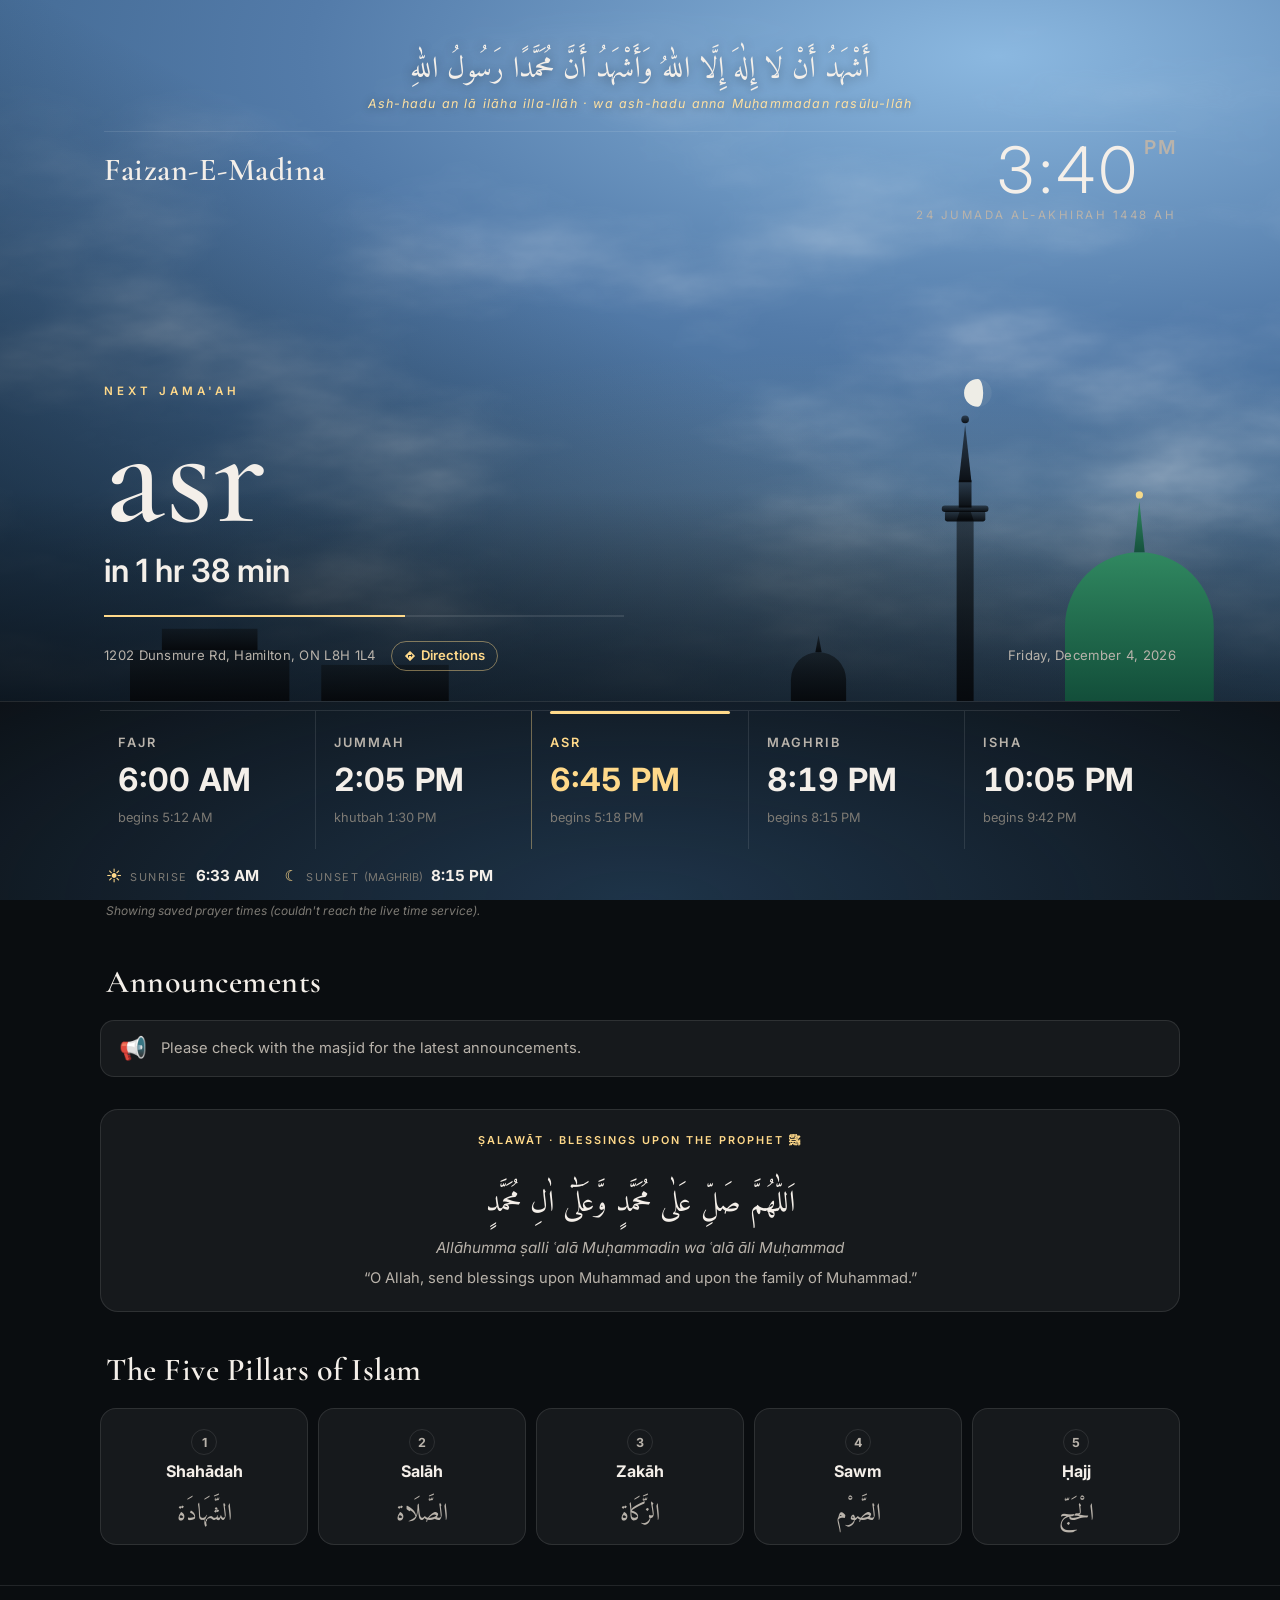
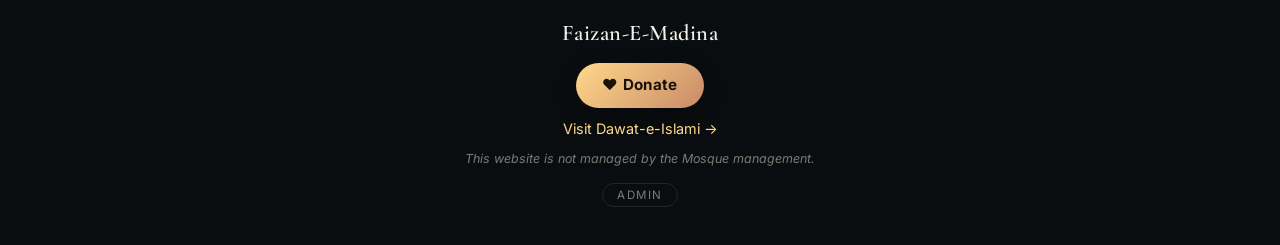
<file: index.html>
<!DOCTYPE html>
<html lang="en">
<head>
  <meta charset="UTF-8" />
  <meta name="viewport" content="width=device-width, initial-scale=1.0" />
  <meta name="description" content="Daily Islamic prayer times and Jummah times for Faizan-E-Madina, Hamilton, Ontario." />
  <meta name="theme-color" content="#0a0f0d" />
  <title>Prayer Times — Faizan-E-Madina</title>
  <link rel="preconnect" href="https://fonts.googleapis.com" />
  <link rel="preconnect" href="https://fonts.gstatic.com" crossorigin />
  <link href="https://fonts.googleapis.com/css2?family=Amiri:wght@400;700&family=Amiri+Quran&family=Cormorant+Garamond:wght@500;600;700&family=Inter:wght@400;500;600;700;800&display=swap" rel="stylesheet" />
  <link rel="stylesheet" href="css/styles.css?v=7" />
</head>
<body>
  <!-- ===================== CINEMATIC HERO ===================== -->
  <section class="hero" id="hero" aria-label="Current time and next prayer">
    <!-- Time-of-day sky + mosque silhouette (pure CSS/SVG, no photos) -->
    <div class="sky" aria-hidden="true"></div>
    <svg class="clouds" viewBox="0 0 1200 600" preserveAspectRatio="xMidYMid slice" aria-hidden="true">
      <defs>
        <filter id="cloudNoise" x="0" y="0" width="100%" height="100%" color-interpolation-filters="sRGB">
          <feTurbulence type="fractalNoise" baseFrequency="0.0045 0.011" numOctaves="6" seed="14" stitchTiles="stitch" result="n"/>
          <!-- white body, alpha carved from the noise -> soft cloud clumps -->
          <feColorMatrix in="n" type="matrix"
            values="0 0 0 0 1
                    0 0 0 0 1
                    0 0 0 0 1
                    0 0 0 1.7 -0.62" result="c"/>
          <feComponentTransfer in="c" result="c2">
            <feFuncA type="gamma" amplitude="1" exponent="1.7" offset="0"/>
          </feComponentTransfer>
          <feGaussianBlur in="c2" stdDeviation="1.1"/>
        </filter>
        <linearGradient id="cloudFade" x1="0" y1="0" x2="0" y2="1">
          <stop offset="0" stop-color="#fff" stop-opacity="0"/>
          <stop offset="0.42" stop-color="#fff" stop-opacity="1"/>
          <stop offset="0.9" stop-color="#fff" stop-opacity="1"/>
          <stop offset="1" stop-color="#fff" stop-opacity="0"/>
        </linearGradient>
        <mask id="cloudMask"><rect width="1200" height="600" fill="url(#cloudFade)"/></mask>
      </defs>
      <rect x="-100" y="0" width="1400" height="600" filter="url(#cloudNoise)" mask="url(#cloudMask)"/>
    </svg>
    <div class="stars" aria-hidden="true"></div>
    <div class="scrim" aria-hidden="true"></div>
    <svg class="skyline" viewBox="0 0 1200 320" preserveAspectRatio="xMidYMax meet" aria-hidden="true">
      <defs>
        <linearGradient id="silh" x1="0" y1="0" x2="0" y2="1">
          <stop offset="0%" stop-color="#0b0f12" stop-opacity="0.55"/>
          <stop offset="100%" stop-color="#05070a" stop-opacity="0.92"/>
        </linearGradient>
        <linearGradient id="silhGreen" x1="0" y1="0" x2="0" y2="1">
          <stop offset="0%" stop-color="#2f8a5f" stop-opacity="0.95"/>
          <stop offset="100%" stop-color="#12503a" stop-opacity="0.95"/>
        </linearGradient>
      </defs>
      <g fill="url(#silh)">
        <!-- distant rooftops (left) -->
        <rect x="120" y="272" width="150" height="48"/>
        <rect x="150" y="252" width="90" height="20"/>
        <rect x="300" y="286" width="120" height="34"/>

        <!-- small dome (left of the minaret) -->
        <path d="M742 320 V300 a26 26 0 0 1 52 0 V320 Z"/>
        <path d="M768 258 L765 274 H771 Z"/>                  <!-- spire -->
        <path d="M768 244 a6 6 0 1 0 0 12 a4.5 4.5 0 1 1 0 -12z"/><!-- crescent finial -->

        <!-- minaret (Ottoman style, grounded) — original dark silhouette -->
        <rect x="898" y="150" width="16" height="170"/>       <!-- shaft to ground -->
        <path d="M898 150 h16 l-3 -9 h-10 z"/>                 <!-- shaft top taper -->
        <rect x="887" y="141" width="38" height="10" rx="2"/> <!-- balcony overhang -->
        <rect x="884" y="136" width="44" height="6" rx="3"/>  <!-- balcony rail cap -->
        <rect x="900" y="112" width="12" height="26"/>        <!-- upper shaft -->
        <path d="M906 60 L900 114 H912 Z"/>                   <!-- tapering conical cap -->
        <circle cx="906" cy="55" r="3.6"/>                    <!-- finial ball -->

        <!-- main dome (far right) — GREEN, with a tilted gold crescent finial -->
        <g fill="url(#silhGreen)">
          <path d="M1000 320 V250 a70 70 0 0 1 140 0 V320 Z"/>
          <path d="M1070 132 L1065 180 H1075 Z"/>              <!-- spire -->
        </g>
        <circle cx="1070" cy="126" r="3.4" fill="#f5d98a"/>    <!-- gold finial ball -->
        <path d="M1070 96 a12 12 0 1 0 0 24 a9 9 0 1 1 0 -24z" transform="rotate(-22 1070 108)" fill="#f5d98a"/><!-- tilted gold crescent -->
      </g>

      <!-- Moon by the minaret — phase set by JS (Hijri day); hover for a note -->
      <g class="moon" role="img">
        <title id="moonTitle">The moon shows the current Hijri phase</title>
        <circle cx="918" cy="30" r="13" fill="#f2efe6" opacity="0.07"/><!-- faint dark side -->
        <path id="moonLit" fill="#f4f1e8" opacity="0.96"/><!-- illuminated part -->
      </g>
    </svg>

    <div class="hero-inner">
      <div class="shahada-bar" role="note" aria-label="Shahada — Declaration of Faith">
        <p class="sb-ar" lang="ar" dir="rtl">أَشْهَدُ أَنْ لَا إِلٰهَ إِلَّا اللّٰهُ وَأَشْهَدُ أَنَّ مُحَمَّدًا رَسُولُ اللّٰهِ</p>
        <p class="sb-tr">Ash-hadu an lā ilāha illa-llāh · wa ash-hadu anna Muḥammadan rasūlu-llāh</p>
      </div>
      <div class="hero-top">
        <span class="wordmark">Faizan-E-Madina</span>
        <div class="clock-wrap">
          <span class="clock" id="liveClock">--:--</span><span class="clock-sec" id="clockSec"></span>
          <span class="hijri" id="hijriDate">—</span>
        </div>
      </div>

      <div class="hero-next" id="nextPrayer" aria-live="polite">
        <span class="next-label">Next Jama'ah</span>
        <p class="next-name" id="nextName">—</p>
        <p class="next-remaining" id="nextRemaining"></p>
        <div class="next-progress" aria-hidden="true"><span id="nextProgressBar"></span></div>
      </div>

      <div class="hero-foot">
        <p class="loc-line" id="location">Hamilton, Ontario</p>
        <a class="dir-link" id="directionsBtn" href="#" target="_blank" rel="noopener">
          <svg viewBox="0 0 24 24" width="12" height="12" aria-hidden="true" fill="currentColor">
            <path d="M21.7 11.3l-9-9a1 1 0 0 0-1.4 0l-9 9a1 1 0 0 0 0 1.4l9 9a1 1 0 0 0 1.4 0l9-9a1 1 0 0 0 0-1.4zM14 14.5V12h-4v3H8v-4a1 1 0 0 1 1-1h5V7.5l3.5 3.5z"/>
          </svg>
          Directions
        </a>
        <span class="greg" id="gregorianDate">—</span>
      </div>
    </div>
  </section>

  <main class="container">
    <!-- ===================== DAILY PRAYERS ===================== -->
    <section aria-label="Daily prayer times">
      <div class="row-head" aria-hidden="true">
        <span class="rh-name">Prayer</span>
        <span class="rh-col">Iqamah / Begins</span>
      </div>
      <div class="prayer-grid" id="prayerGrid"><!-- filled by JS --></div>

      <!-- Sunrise / Sunset (informational, not prayers) -->
      <div class="sun-strip" aria-label="Sunrise and sunset times">
        <div class="sun-item">
          <span class="sun-ico" aria-hidden="true">☀</span>
          <span class="sun-lbl">Sunrise</span>
          <span class="sun-time" id="sunriseTime">—</span>
        </div>
        <div class="sun-item">
          <span class="sun-ico" aria-hidden="true">☾</span>
          <span class="sun-lbl">Sunset <span class="sun-note">(Maghrib)</span></span>
          <span class="sun-time" id="sunsetTime">—</span>
        </div>
      </div>

      <p class="times-source" id="timesSource" aria-live="polite"></p>
    </section>

    <!-- ===================== JUMMAH ===================== -->
    <section class="jummah" aria-label="Jummah prayer times">
      <h2 class="section-title jummah-title">Jummah <span class="jummah-sub">Friday</span></h2>
      <div class="jummah-grid" id="jummahGrid"><!-- filled by JS --></div>
    </section>

    <!-- ===================== ANNOUNCEMENTS ===================== -->
    <section class="announcements" id="announcementsSection" aria-label="Announcements">
      <h2 class="section-title">Announcements</h2>
      <div id="announcementsList"><!-- filled by JS --></div>
    </section>

    <!-- ===================== SALAWAT ===================== -->
    <section class="faith" aria-label="Salawat">
      <div class="faith-card">
        <span class="faith-kicker">Ṣalawāt · Blessings upon the Prophet ﷺ</span>
        <p class="faith-ar" lang="ar" dir="rtl">اَللّٰهُمَّ صَلِّ عَلٰى مُحَمَّدٍ وَّعَلٰٓى اٰلِ مُحَمَّدٍ</p>
        <p class="faith-tr">Allāhumma ṣalli ʿalā Muḥammadin wa ʿalā āli Muḥammad</p>
        <p class="faith-en">“O Allah, send blessings upon Muhammad and upon the family of Muhammad.”</p>
      </div>
    </section>

    <!-- ===================== FIVE PILLARS ===================== -->
    <section class="pillars-section" aria-label="The Five Pillars of Islam">
      <h2 class="section-title">The Five Pillars of Islam</h2>
      <div class="pillars" id="pillars">
        <button class="pillar" type="button" aria-expanded="false">
          <span class="pillar-num">1</span>
          <span class="pillar-name">Shahādah</span>
          <span class="pillar-ar" lang="ar" dir="rtl">الشَّهَادَة</span>
          <span class="pillar-tip" role="tooltip">Faith — sincerely declaring that there is no god but Allah, and that Muhammad ﷺ is His Messenger.</span>
        </button>
        <button class="pillar" type="button" aria-expanded="false">
          <span class="pillar-num">2</span>
          <span class="pillar-name">Salāh</span>
          <span class="pillar-ar" lang="ar" dir="rtl">الصَّلَاة</span>
          <span class="pillar-tip" role="tooltip">Prayer — performing the five daily prayers at their appointed times, facing the Kaʿbah in Makkah.</span>
        </button>
        <button class="pillar" type="button" aria-expanded="false">
          <span class="pillar-num">3</span>
          <span class="pillar-name">Zakāh</span>
          <span class="pillar-ar" lang="ar" dir="rtl">الزَّكَاة</span>
          <span class="pillar-tip" role="tooltip">Almsgiving — giving a fixed share (usually 2.5%) of one’s saved wealth each year to those in need.</span>
        </button>
        <button class="pillar" type="button" aria-expanded="false">
          <span class="pillar-num">4</span>
          <span class="pillar-name">Sawm</span>
          <span class="pillar-ar" lang="ar" dir="rtl">الصَّوْم</span>
          <span class="pillar-tip" role="tooltip">Fasting — abstaining from food, drink, and desires from dawn to sunset during the month of Ramadan.</span>
        </button>
        <button class="pillar" type="button" aria-expanded="false">
          <span class="pillar-num">5</span>
          <span class="pillar-name">Ḥajj</span>
          <span class="pillar-ar" lang="ar" dir="rtl">الْحَجّ</span>
          <span class="pillar-tip" role="tooltip">Pilgrimage — journeying to the Kaʿbah in Makkah once in a lifetime, for every Muslim who is able.</span>
        </button>
      </div>
    </section>
  </main>

  <!-- ===================== FOOTER ===================== -->
  <footer class="site-footer">
    <div class="container">
      <p class="footer-org">Faizan-E-Madina</p>
      <p class="footer-donate">
        <a id="donateBtn" href="#" target="_blank" rel="noopener">♥ Donate</a>
      </p>
      <p class="footer-note">
        <a id="footerLink" href="https://www.dawateislami.net" target="_blank" rel="noopener">Visit Dawat-e-Islami →</a>
      </p>
      <p class="footer-disclaimer">This website is not managed by the Mosque management.</p>
      <p class="footer-admin"><a href="admin.html">Admin</a></p>
    </div>
  </footer>

  <script src="js/data.js?v=7"></script>
  <script src="js/app.js?v=7"></script>
</body>
</html>
</file>
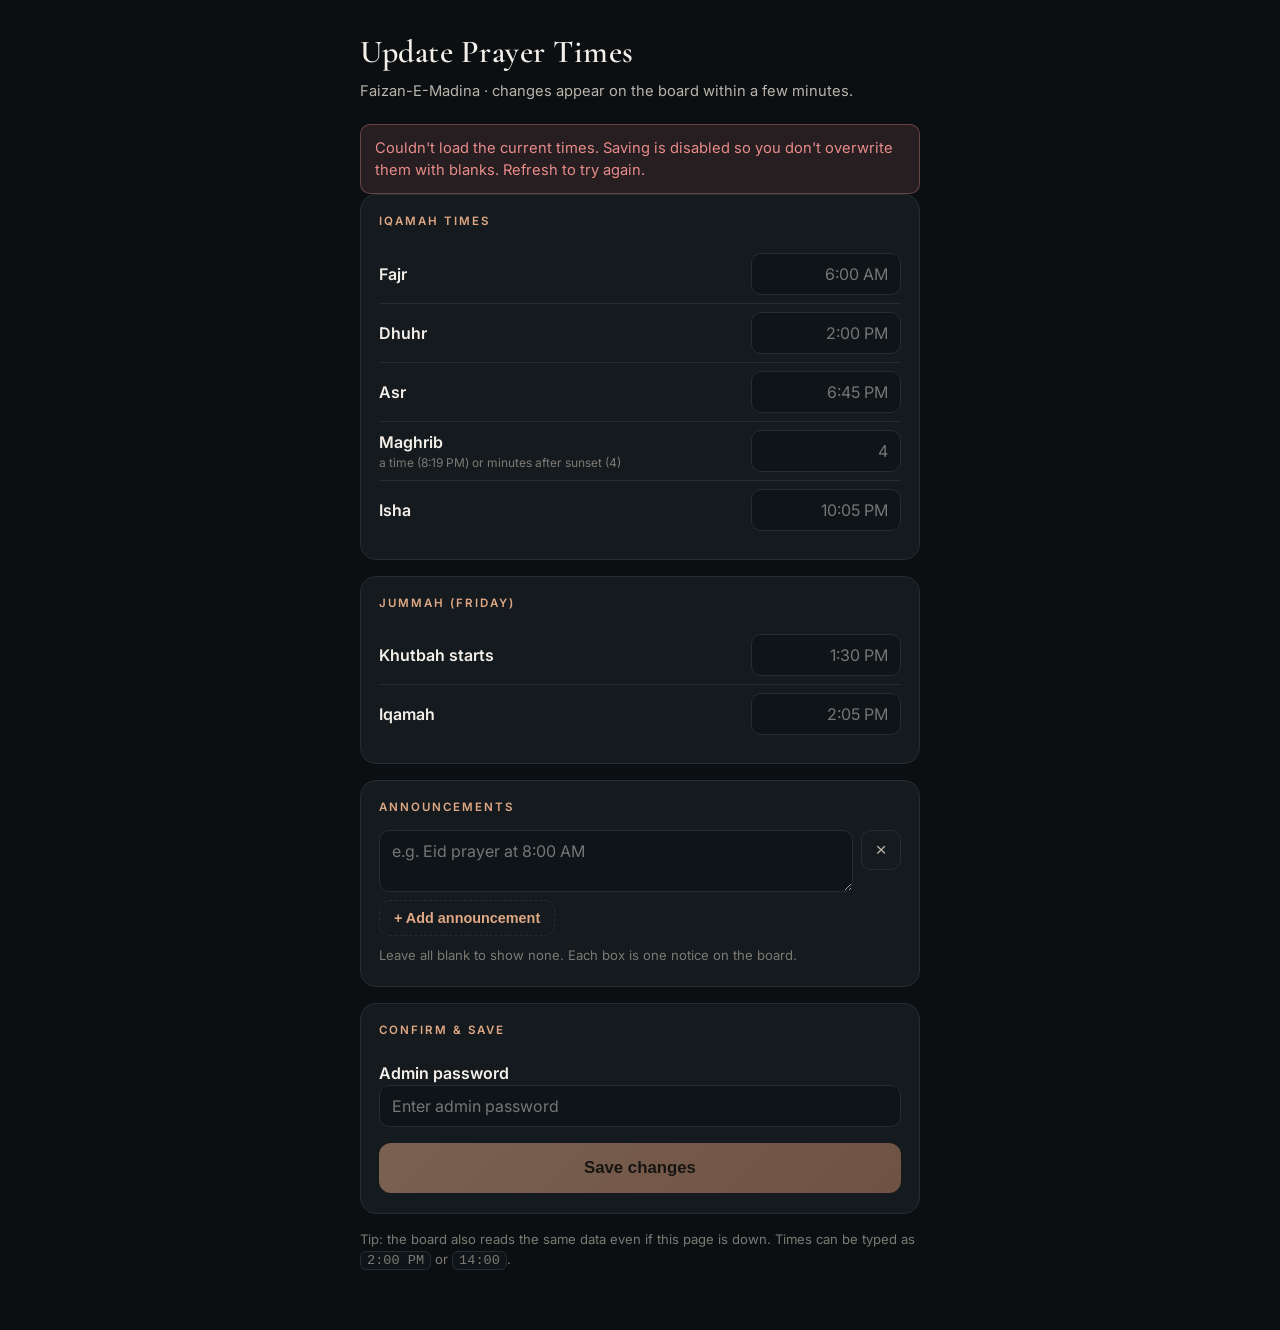
<file: admin.html>
<!DOCTYPE html>
<html lang="en">
<head>
  <meta charset="UTF-8" />
  <meta name="viewport" content="width=device-width, initial-scale=1.0" />
  <meta name="robots" content="noindex" />
  <title>Update Prayer Times — Faizan-E-Madina</title>
  <link rel="preconnect" href="https://fonts.googleapis.com" />
  <link href="https://fonts.googleapis.com/css2?family=Cormorant+Garamond:wght@600&family=Inter:wght@400;500;600;700&display=swap" rel="stylesheet" />
  <style>
    :root{
      --ink:#f4efe9; --dim:#b9b3ab; --faint:#7d7a74; --accent:#e0a884;
      --bg:#0b0f12; --panel:#141a1e; --line:#252d33; --ok:#7fd1a3; --err:#e88b8b;
      --serif:'Cormorant Garamond',Georgia,serif; --sans:'Inter',system-ui,sans-serif;
    }
    *{box-sizing:border-box;margin:0;padding:0}
    body{font-family:var(--sans);background:var(--bg);color:var(--ink);line-height:1.5;-webkit-font-smoothing:antialiased;padding:28px 16px 60px}
    .wrap{max-width:560px;margin:0 auto}
    h1{font-family:var(--serif);font-weight:600;font-size:2rem;letter-spacing:.5px}
    .sub{color:var(--dim);font-size:.92rem;margin:4px 0 22px}
    .card{background:var(--panel);border:1px solid var(--line);border-radius:16px;padding:18px 18px 20px;margin-bottom:16px}
    h2{font-size:.72rem;text-transform:uppercase;letter-spacing:2px;color:var(--accent);font-weight:600;margin-bottom:14px}
    .row{display:flex;align-items:center;justify-content:space-between;gap:12px;padding:8px 0;border-bottom:1px solid var(--line)}
    .row:last-child{border-bottom:none}
    .row label{font-weight:600}
    .row .hint{display:block;font-weight:400;font-size:.75rem;color:var(--faint)}
    input,textarea{font-family:var(--sans);font-size:1rem;color:var(--ink);background:#0e1418;border:1px solid var(--line);border-radius:10px;padding:10px 12px}
    input{width:150px;text-align:right}
    input:focus,textarea:focus{outline:2px solid var(--accent);border-color:var(--accent)}
    textarea{width:100%;min-height:60px;resize:vertical;margin-bottom:8px}
    .ann-row{display:flex;gap:8px;align-items:flex-start}
    .ann-row textarea{flex:1}
    .icon-btn{background:transparent;border:1px solid var(--line);color:var(--dim);border-radius:10px;width:40px;min-width:40px;height:40px;font-size:1.2rem;cursor:pointer}
    .icon-btn:hover{border-color:var(--accent);color:var(--accent)}
    .add-btn{background:transparent;border:1px dashed var(--line);color:var(--accent);border-radius:10px;padding:9px 14px;font-weight:600;cursor:pointer;font-size:.9rem}
    .pw{width:100%;text-align:left}
    .save{width:100%;background:linear-gradient(135deg,var(--accent),#c98a68);color:#1a1108;border:none;border-radius:12px;padding:15px;font-size:1.05rem;font-weight:700;cursor:pointer;margin-top:4px}
    .save:disabled{opacity:.5;cursor:default}
    .status{margin-top:14px;padding:12px 14px;border-radius:10px;font-size:.92rem;display:none}
    .status.show{display:block}
    .status.ok{background:rgba(127,209,163,.12);color:var(--ok);border:1px solid rgba(127,209,163,.35)}
    .status.err{background:rgba(232,139,139,.12);color:var(--err);border:1px solid rgba(232,139,139,.35)}
    .status.info{background:rgba(224,168,132,.12);color:var(--accent);border:1px solid rgba(224,168,132,.35)}
    .note{color:var(--faint);font-size:.82rem;margin-top:10px}
    code{background:#0e1418;border:1px solid var(--line);border-radius:6px;padding:1px 6px;font-size:.85rem}
    a{color:var(--accent)}
  </style>
</head>
<body>
  <div class="wrap">
    <h1>Update Prayer Times</h1>
    <p class="sub">Faizan-E-Madina · changes appear on the board within a few minutes.</p>

    <div id="setupWarning" class="status err show" style="display:none"></div>

    <div class="card">
      <h2>Iqamah times</h2>
      <div class="row"><label>Fajr</label><input id="fajr" placeholder="6:00 AM"></div>
      <div class="row"><label>Dhuhr</label><input id="dhuhr" placeholder="2:00 PM"></div>
      <div class="row"><label>Asr</label><input id="asr" placeholder="6:45 PM"></div>
      <div class="row">
        <label>Maghrib<span class="hint">a time (8:19 PM) or minutes after sunset (4)</span></label>
        <input id="maghrib" placeholder="4">
      </div>
      <div class="row"><label>Isha</label><input id="isha" placeholder="10:05 PM"></div>
    </div>

    <div class="card">
      <h2>Jummah (Friday)</h2>
      <div class="row"><label>Khutbah starts</label><input id="jummahKhutbah" placeholder="1:30 PM"></div>
      <div class="row"><label>Iqamah</label><input id="jummahIqamah" placeholder="2:05 PM"></div>
    </div>

    <div class="card">
      <h2>Announcements</h2>
      <div id="anns"></div>
      <button type="button" class="add-btn" id="addAnn">+ Add announcement</button>
      <p class="note">Leave all blank to show none. Each box is one notice on the board.</p>
    </div>

    <div class="card">
      <h2>Confirm &amp; save</h2>
      <div class="row" style="border:none;padding-bottom:0">
        <label style="flex:1">Admin password</label>
      </div>
      <input class="pw" id="password" type="password" placeholder="Enter admin password" autocomplete="current-password">
      <div style="height:12px"></div>
      <button class="save" id="save">Save changes</button>
      <div id="status" class="status"></div>
    </div>

    <p class="note">Tip: the board also reads the same data even if this page is down. Times can be typed as <code>2:00 PM</code> or <code>14:00</code>.</p>
  </div>

  <script src="js/data.js?v=7"></script>
  <script>
    // ---- tiny CSV parser (same rules as the site) ----
    function parseCSV(text){
      const rows=[]; let row=[],f="",q=false;
      for(let i=0;i<text.length;i++){const c=text[i];
        if(q){ if(c=='"'){ if(text[i+1]=='"'){f+='"';i++;} else q=false;} else f+=c; }
        else if(c=='"'){ q=true; }
        else if(c==","){ row.push(f); f=""; }
        else if(c=="\n"){ row.push(f); rows.push(row); row=[]; f=""; }
        else if(c=="\r"){ /* skip */ }
        else { f+=c; }
      }
      if(f.length||row.length){row.push(f);rows.push(row);}
      return rows;
    }
    const $=id=>document.getElementById(id);

    function addAnnBox(value){
      const wrap=document.createElement("div"); wrap.className="ann-row";
      const ta=document.createElement("textarea"); ta.value=value||""; ta.placeholder="e.g. Eid prayer at 8:00 AM";
      const rm=document.createElement("button"); rm.type="button"; rm.className="icon-btn"; rm.textContent="×"; rm.title="Remove";
      rm.onclick=()=>wrap.remove();
      wrap.append(ta,rm); $("anns").appendChild(wrap);
    }
    $("addAnn").onclick=()=>addAnnBox("");

    const DAILY_FIELDS = ["fajr","dhuhr","asr","maghrib","isha"];
    let prefillOk = false;

    function fillFields(values, anns){
      if(values){
        ["fajr","dhuhr","asr","maghrib","isha","jummahKhutbah","jummahIqamah"].forEach(k=>{
          if(values[k]!=null && values[k]!=="") $(k).value=values[k];
        });
      }
      (anns && anns.length ? anns : [""]).forEach(addAnnBox);
    }

    // Prefill from the authoritative Apps Script endpoint (uncached); fall back
    // to the published CSV. Marks prefillOk so we never let a failed load lead
    // to saving blanks over good data.
    async function prefill(){
      // 1) authoritative: GET the Apps Script (returns current sheet values)
      if(config.adminApiUrl){
        try{
          const res=await fetch(config.adminApiUrl,{cache:"no-store"});
          const data=await res.json();
          if(data && data.ok && data.values){
            fillFields(data.values, data.announcements);
            prefillOk=true; return;
          }
        }catch(e){}
      }
      // 2) fallback: parse the published CSV
      if(config.sheetCsvUrl){
        try{
          const res=await fetch(config.sheetCsvUrl,{cache:"no-store"});
          const rows=parseCSV(await res.text());
          const values={}; const anns=[];
          rows.forEach(r=>{
            const k=(r[0]||"").trim().toLowerCase(), v=(r[1]||"").trim();
            if(!k||!v)return;
            if(k.startsWith("fajr"))values.fajr=v;
            else if(k.startsWith("dhuhr")||k.startsWith("zuhr")||k.startsWith("duhr"))values.dhuhr=v;
            else if(k.startsWith("asr"))values.asr=v;
            else if(k.startsWith("maghrib"))values.maghrib=v;
            else if(k.startsWith("isha"))values.isha=v;
            else if(k.includes("khutbah"))values.jummahKhutbah=v;
            else if(k.includes("jumm")||k.includes("jumu"))values.jummahIqamah=v;
            else if(k.startsWith("announce")||k.startsWith("notice")||k.startsWith("message"))anns.push(v);
          });
          fillFields(values, anns);
          prefillOk=true; return;
        }catch(e){}
      }
      // 3) couldn't load current values
      fillFields(null, []);
      prefillOk=false;
      const w=$("setupWarning"); w.style.display="block";
      w.textContent="Couldn't load the current times. Saving is disabled so you don't overwrite them with blanks. Refresh to try again.";
      $("save").disabled=true;
    }

    function showStatus(kind,msg){
      const el=$("status"); el.className="status show "+kind; el.textContent=msg;
    }

    // ---- save ----
    $("save").onclick=async ()=>{
      const pw=$("password").value.trim();
      if(!pw){ showStatus("err","Please enter the admin password."); return; }
      if(!config.adminApiUrl){ showStatus("err","Saving isn't set up yet (adminApiUrl is empty). See README."); return; }
      if(!prefillOk){ showStatus("err","Current times didn't load — refresh before saving to avoid overwriting them."); return; }

      const values={
        fajr:$("fajr").value.trim(), dhuhr:$("dhuhr").value.trim(), asr:$("asr").value.trim(),
        maghrib:$("maghrib").value.trim(), isha:$("isha").value.trim(),
        jummahKhutbah:$("jummahKhutbah").value.trim(), jummahIqamah:$("jummahIqamah").value.trim()
      };
      const missing = DAILY_FIELDS.filter(k=>!values[k]);
      if(missing.length){ showStatus("err","Please fill every daily prayer time. Missing: "+missing.join(", ")); return; }

      const payload={
        password:pw, values,
        announcements:[...document.querySelectorAll("#anns textarea")].map(t=>t.value.trim()).filter(Boolean)
      };

      $("save").disabled=true; showStatus("info","Saving…");
      let res;
      try{
        // text/plain body = a "simple" request (no CORS preflight)
        res=await fetch(config.adminApiUrl,{method:"POST",body:JSON.stringify(payload)});
      }catch(networkErr){
        // The request never got sent (network/CORS). Nothing was written.
        showStatus("err","Couldn't reach the server. Check your connection and try again.");
        $("save").disabled=false; return;
      }
      // The request was sent; do NOT re-send (avoids a duplicate write).
      try{
        const data=await res.json();
        if(data.ok) showStatus("ok","✓ Saved. The board updates within a few minutes.");
        else showStatus("err","Couldn't save: "+(data.error||"unknown error"));
      }catch(parseErr){
        showStatus("info","Saved, but couldn't read the confirmation in this browser. It should update within a few minutes.");
      }
      $("save").disabled=false;
    };

    // init
    if(!config.adminApiUrl){
      const w=$("setupWarning"); w.style.display="block";
      w.textContent="Note: saving isn't wired up yet — add the Apps Script Web App URL to config.adminApiUrl (see README). You can still preview the form.";
    }
    prefill();
  </script>
</body>
</html>
</file>
<file: css/styles.css>
/* ============================================================
   Faizan-E-Madina — Prayer Times
   Cinematic, time-of-day board (inspired by editorial signage)
   ============================================================ */

:root {
  --ink:        #f4efe9;   /* warm off-white text */
  --ink-dim:    #b9b3ab;   /* secondary */
  --ink-faint:  #7d7a74;   /* tertiary */
  --accent:     #e0a884;   /* warm rose/tan (shifts per period) */
  --panel:      rgba(255,255,255,0.05);
  --panel-line: rgba(255,255,255,0.10);
  --bg:         #0a0d10;

  /* Sky gradient stops — overridden by body[data-period] */
  --sky-1: #1a2740;
  --sky-2: #0d1526;
  --sky-3: #070a12;

  --serif: 'Cormorant Garamond', Georgia, serif;
  --sans:  'Inter', system-ui, -apple-system, 'Segoe UI', sans-serif;
  --arabic: 'Amiri Quran', 'Amiri', serif;   /* calligraphic Arabic (Mushaf naskh) */
  --ease:  cubic-bezier(0.22, 0.61, 0.36, 1);
}

/* ---- Time-of-day palettes (driven by the real clock + sunrise/sunset) ---- */
/* night: before Fajr and after dusk — deep, starry */
body[data-period="night"]     { --sky-1:#16233a; --sky-2:#0d1826; --sky-3:#070d16; --accent:#9fc3cf; }
/* dawn: Fajr → sunrise — indigo warming to rose */
body[data-period="dawn"]      { --sky-1:#4a5a86; --sky-2:#6a4d6e; --sky-3:#241f3a; --accent:#ecc2d0; }
/* day: sunrise → Asr — bright blue sky */
body[data-period="day"]       { --sky-1:#8bb8e0; --sky-2:#537ba9; --sky-3:#2f5478; --accent:#ffd98a; }
/* afternoon: Asr → pre-sunset — warm, hazy gold */
body[data-period="afternoon"] { --sky-1:#c6b487; --sky-2:#7f6f56; --sky-3:#3c3326; --accent:#ffcf7a; }
/* sunset: around Maghrib — coral to violet */
body[data-period="sunset"]    { --sky-1:#d07a4a; --sky-2:#7a3f52; --sky-3:#241a34; --accent:#ffb878; }

* { box-sizing: border-box; margin: 0; padding: 0; }
html { -webkit-text-size-adjust: 100%; scroll-behavior: smooth; }

body {
  font-family: var(--sans);
  color: var(--ink);
  background: var(--bg);
  position: relative;
  line-height: 1.5;
  -webkit-font-smoothing: antialiased;
  min-height: 100vh;
}
/* Subtle time-of-day ambient behind the whole page, so sections below the
   hero share the same mood instead of sitting on flat black. */
body::before {
  content: "";
  position: fixed;
  inset: 0;
  z-index: -10;
  pointer-events: none;
  background:
    radial-gradient(120% 70% at 50% 0%,   color-mix(in srgb, var(--sky-2) 45%, transparent), transparent 55%),
    radial-gradient(120% 60% at 50% 100%, color-mix(in srgb, var(--sky-3) 55%, transparent), transparent 65%);
  transition: background 1.6s var(--ease);
}

.container {
  width: 100%;
  max-width: 1120px;
  margin: 0 auto;
  padding: 0 20px;
}

/* ===================== CINEMATIC HERO ===================== */
.hero {
  position: relative;
  min-height: 88vh;
  min-height: 88svh;
  overflow: hidden;
  display: flex;
  isolation: isolate;
  border-bottom: 1px solid var(--panel-line);
}
.hero .sky {
  position: absolute;
  inset: 0;
  z-index: -3;
  background:
    radial-gradient(120% 90% at 78% 8%, var(--sky-1) 0%, var(--sky-2) 45%, var(--sky-3) 100%);
  transition: background 1.6s var(--ease);
}
/* soft glow near the horizon, tinted by the accent */
.hero .sky::after {
  content: "";
  position: absolute;
  inset: 0;
  background: radial-gradient(90% 45% at 68% 82%, color-mix(in srgb, var(--accent) 16%, transparent), transparent 72%);
  opacity: 0.7;
}
/* procedural clouds (SVG fractal noise) behind the minaret */
.hero .clouds {
  position: absolute;
  left: 0; right: 0;
  top: 0;
  height: 100%;
  width: 100%;
  z-index: -2;
  pointer-events: none;
  opacity: 0.5;
  animation: drift 120s linear infinite alternate;
}
@keyframes drift {
  from { transform: translate3d(-3%, 0, 0) scale(1.06); }
  to   { transform: translate3d(3%, 0, 0)  scale(1.12); }
}
/* clouds soften in bright daylight, thicken a touch at sunset */
body[data-period="day"] .clouds { opacity: 0.38; }
body[data-period="afternoon"] .clouds { opacity: 0.42; }
body[data-period="sunset"] .clouds { opacity: 0.58; }
/* night starfield (only meaningful for the darker palettes) */
.hero .stars {
  position: absolute;
  inset: 0;
  z-index: -2;
  background-image:
    radial-gradient(1px 1px at 20% 30%, rgba(255,255,255,0.7), transparent),
    radial-gradient(1px 1px at 60% 20%, rgba(255,255,255,0.5), transparent),
    radial-gradient(1px 1px at 80% 40%, rgba(255,255,255,0.6), transparent),
    radial-gradient(1px 1px at 35% 55%, rgba(255,255,255,0.4), transparent),
    radial-gradient(1px 1px at 70% 65%, rgba(255,255,255,0.5), transparent),
    radial-gradient(1px 1px at 12% 70%, rgba(255,255,255,0.35), transparent),
    radial-gradient(1.4px 1.4px at 48% 18%, rgba(255,255,255,0.6), transparent);
  opacity: 0.5;
}
body[data-period="day"] .stars,
body[data-period="afternoon"] .stars,
body[data-period="sunset"] .stars { opacity: 0; }
.hero .skyline {
  position: absolute;
  left: 0; right: 0; bottom: 0;
  width: 100%;
  height: min(52%, 340px);
  z-index: -1;
  pointer-events: none;         /* decorative, except the moon (below) */
}
.hero .skyline .moon { pointer-events: auto; cursor: help; }
/* let hover reach the moon behind the content; keep links/inputs clickable */
.hero-inner { pointer-events: none; }
.hero-inner a, .hero-inner button, .hero-inner input { pointer-events: auto; }

.hero-inner {
  position: relative;
  width: 100%;
  max-width: 1120px;
  margin: 0 auto;
  padding: 26px 24px 30px;
  display: flex;
  flex-direction: column;
  animation: fadeIn 1s var(--ease) both;
}
/* full-width scrim so text stays legible over bright cloud patches */
.hero .scrim {
  position: absolute;
  inset: 0;
  z-index: -1;
  pointer-events: none;
  background:
    linear-gradient(to top right, rgba(6,10,14,0.6), rgba(6,10,14,0) 52%),
    linear-gradient(to top, rgba(6,10,14,0.55), rgba(6,10,14,0) 30%);
}
@keyframes fadeIn { from { opacity: 0; } to { opacity: 1; } }
@keyframes rise { from { opacity: 0; transform: translateY(10px); } to { opacity: 1; transform: none; } }

/* --- top row: wordmark + clock --- */
.hero-top {
  display: flex;
  justify-content: space-between;
  align-items: flex-start;
}
.wordmark {
  font-family: var(--serif);
  font-size: 1.4rem;
  font-weight: 600;
  letter-spacing: 0.5px;
  color: var(--ink);
  white-space: nowrap;
  padding-top: 8px;
}
.clock-wrap { text-align: right; line-height: 1; }
.clock {
  font-size: 3rem;
  font-weight: 300;
  letter-spacing: 1px;
  font-variant-numeric: tabular-nums;
}
.clock-sec {
  font-size: 0.9rem;
  font-weight: 600;
  color: var(--ink-dim);
  margin-left: 5px;
  letter-spacing: 1.5px;
  vertical-align: top;
}
.hijri {
  display: block;
  margin-top: 8px;
  font-size: 0.72rem;
  letter-spacing: 2.5px;
  text-transform: uppercase;
  color: var(--ink-dim);
}

/* --- centre: next jama'ah --- */
.hero-next {
  margin-top: auto;
  padding-top: 40px;
  animation: rise 0.9s var(--ease) 0.15s both;
}
.next-label {
  text-transform: uppercase;
  letter-spacing: 4px;
  font-size: 0.72rem;
  font-weight: 600;
  color: var(--accent);
}
.next-name {
  font-family: var(--serif);
  font-weight: 500;
  text-transform: lowercase;
  font-size: clamp(3.4rem, 17vw, 7rem);
  line-height: 0.95;
  letter-spacing: 0.5px;
  margin: 6px 0 4px;
}
.next-remaining {
  font-size: clamp(1.3rem, 6vw, 2rem);
  font-weight: 600;
  color: var(--ink);
}
.next-remaining strong, .next-remaining b { font-weight: 800; }
.next-progress {
  height: 2px;
  background: var(--panel-line);
  margin-top: 20px;
  overflow: hidden;
  max-width: 520px;
}
.next-progress span {
  display: block;
  height: 100%;
  width: 0%;
  background: var(--accent);
  transition: width 0.9s var(--ease);
}

/* --- foot: location + directions + gregorian --- */
.hero-foot {
  display: flex;
  align-items: center;
  gap: 8px 16px;
  flex-wrap: wrap;
  margin-top: 24px;
  font-size: 0.82rem;
  color: var(--ink-dim);
}
.loc-line { letter-spacing: 0.3px; }
.dir-link {
  display: inline-flex;
  align-items: center;
  gap: 5px;
  color: var(--accent);
  text-decoration: none;
  font-weight: 600;
  border: 1px solid color-mix(in srgb, var(--accent) 45%, transparent);
  border-radius: 999px;
  padding: 4px 12px;
  transition: background 0.2s var(--ease);
}
.dir-link:hover { background: color-mix(in srgb, var(--accent) 14%, transparent); }
.greg { margin-left: auto; letter-spacing: 0.3px; }

/* ===================== PRAYER ROWS ===================== */
main.container { padding-top: 8px; padding-bottom: 8px; }

.row-head {
  display: flex;
  justify-content: space-between;
  padding: 22px 6px 10px;
  font-size: 0.66rem;
  letter-spacing: 2px;
  text-transform: uppercase;
  color: var(--ink-faint);
}

.prayer-grid { display: flex; flex-direction: column; }
.prayer-card {
  display: grid;
  grid-template-columns: 1fr auto;
  grid-template-areas: "name iqamah" "name begins";
  align-items: center;
  column-gap: 16px;
  padding: 16px 6px;
  border-bottom: 1px solid var(--panel-line);
  animation: rise 0.5s var(--ease) both;
}
.prayer-grid .prayer-card:nth-child(1) { animation-delay: 0.04s; }
.prayer-grid .prayer-card:nth-child(2) { animation-delay: 0.08s; }
.prayer-grid .prayer-card:nth-child(3) { animation-delay: 0.12s; }
.prayer-grid .prayer-card:nth-child(4) { animation-delay: 0.16s; }
.prayer-grid .prayer-card:nth-child(5) { animation-delay: 0.20s; }

.prayer-card .p-name {
  grid-area: name;
  font-family: var(--serif);
  font-size: 1.9rem;
  font-weight: 600;
  color: var(--ink);
  letter-spacing: 0.3px;
}
.prayer-card .p-iqamah {
  grid-area: iqamah;
  text-align: right;
  font-size: 1.7rem;
  font-weight: 700;
  font-variant-numeric: tabular-nums;
  color: var(--ink);
  white-space: nowrap;
}
.prayer-card .p-begins {
  grid-area: begins;
  text-align: right;
  font-size: 0.8rem;
  color: var(--ink-faint);
  font-variant-numeric: tabular-nums;
  white-space: nowrap;
}

/* Active prayer glows in the accent */
.prayer-card.is-next { border-color: color-mix(in srgb, var(--accent) 40%, transparent); position: relative; }
.prayer-card.is-next::before {
  content: "";
  position: absolute;
  left: 0; top: 12px; bottom: 12px;
  width: 3px;
  border-radius: 2px;
  background: var(--accent);
}
.prayer-card.is-next .p-name,
.prayer-card.is-next .p-iqamah { color: var(--accent); }

/* ===================== SUNRISE / SUNSET ===================== */
.sun-strip { display: flex; gap: 26px; padding: 16px 6px 4px; }
.sun-item { display: flex; align-items: baseline; gap: 8px; color: var(--ink-dim); font-size: 0.85rem; }
.sun-ico { color: var(--accent); font-size: 0.95rem; }
.sun-lbl { text-transform: uppercase; letter-spacing: 1.5px; font-size: 0.68rem; color: var(--ink-faint); }
.sun-note { letter-spacing: 0; }
.sun-time { font-weight: 700; font-variant-numeric: tabular-nums; color: var(--ink); font-size: 0.95rem; }

.times-source {
  color: var(--ink-faint);
  font-size: 0.75rem;
  padding: 10px 6px 4px;
  font-style: italic;
}

/* ===================== SECTION TITLES ===================== */
.section-title {
  font-family: var(--serif);
  font-size: 2rem;
  font-weight: 600;
  color: var(--ink);
  margin: 34px 6px 14px;
  letter-spacing: 0.5px;
}
.section-title .jummah-sub {
  font-family: var(--sans);
  font-size: 0.7rem;
  letter-spacing: 2.5px;
  text-transform: uppercase;
  color: var(--accent);
  vertical-align: middle;
  margin-left: 8px;
}

/* ===================== JUMMAH ===================== */
.jummah { margin: 8px 0 4px; }
.jummah-grid { display: flex; flex-direction: column; gap: 0; }
.jummah-card {
  display: flex;
  align-items: center;
  justify-content: space-between;
  gap: 14px;
  padding: 18px 18px;
  background: var(--panel);
  border: 1px solid var(--panel-line);
  border-left: 3px solid var(--accent);
  border-radius: 14px;
}
.jummah-card .j-label {
  font-family: var(--serif);
  font-weight: 600;
  font-size: 1.6rem;
  color: var(--ink);
}
.jummah-card .j-times { display: flex; gap: 22px; text-align: right; }
.j-time-col { display: flex; flex-direction: column; align-items: flex-end; }
.j-time-label {
  font-size: 0.64rem; text-transform: uppercase; letter-spacing: 1.5px;
  color: var(--ink-faint); font-weight: 600; margin-bottom: 2px;
}
.jummah-card .j-time { font-size: 1.35rem; font-weight: 700; font-variant-numeric: tabular-nums; white-space: nowrap; color: var(--ink); }
.jummah-card .j-iqamah { color: var(--accent); }

/* ===================== ANNOUNCEMENTS ===================== */
.announcements { margin: 8px 0 20px; }
.announcement {
  background: var(--panel);
  border: 1px solid var(--panel-line);
  border-radius: 14px;
  padding: 16px 18px;
  margin-bottom: 12px;
  display: flex;
  gap: 14px;
  align-items: flex-start;
}
.announcement .a-icon { font-size: 1.4rem; line-height: 1; filter: saturate(0.85); }
.announcement .a-title { font-weight: 700; color: var(--ink); margin-bottom: 3px; }
.announcement .a-body { color: var(--ink-dim); font-size: 0.92rem; }

/* ===================== SHAHADA (top of hero, over the sky) ===================== */
.shahada-bar {
  text-align: center;
  padding: 4px 4px 18px;
  margin-bottom: 6px;
  border-bottom: 1px solid rgba(255,255,255,0.10);
}
.sb-ar {
  font-family: var(--arabic);
  color: var(--ink);
  font-size: 1.5rem;
  line-height: 2.05;
  text-shadow: 0 1px 12px rgba(0,0,0,0.45);
}
.sb-tr {
  color: color-mix(in srgb, var(--accent) 80%, #ffffff);
  font-size: 0.68rem;
  letter-spacing: 0.8px;
  font-style: italic;
  margin-top: 4px;
  text-shadow: 0 1px 8px rgba(0,0,0,0.4);
}
@media (min-width: 760px) {
  .sb-ar { font-size: 1.85rem; }
  .sb-tr { font-size: 0.78rem; letter-spacing: 1.2px; }
}

/* ===================== FAITH: SALAWAT ===================== */
/* Stacked, single column — Shahada (primary) sits prominently on top. */
.faith { display: flex; flex-direction: column; gap: 16px; margin: 32px 0; }
.faith-card {
  background: var(--panel);
  border: 1px solid var(--panel-line);
  border-radius: 18px;
  padding: 22px 20px;
  text-align: center;
}
/* Shahada — the centrepiece: larger, warmer, with a gold top accent. */
.faith-card.primary {
  padding: 30px 22px;
  border: 1px solid color-mix(in srgb, var(--accent) 45%, var(--panel-line));
  border-top: 3px solid var(--accent);
  background:
    radial-gradient(150% 100% at 50% 0%, rgba(224,168,132,0.16), transparent 62%),
    var(--panel);
  box-shadow: 0 16px 44px rgba(0,0,0,0.38);
}
.faith-kicker {
  display: block;
  text-transform: uppercase;
  letter-spacing: 2px;
  font-size: 0.68rem;
  font-weight: 600;
  color: var(--accent);
  margin-bottom: 16px;
}
.faith-ar {
  font-family: var(--arabic);
  font-size: 1.5rem;
  line-height: 2.05;
  color: var(--ink);
  margin-bottom: 12px;
}
.faith-card.primary .faith-ar { font-size: 1.5rem; }
.faith-tr { font-style: italic; color: var(--ink-dim); font-size: 0.95rem; margin-bottom: 8px; }
.faith-en { color: var(--ink-dim); font-size: 0.92rem; }
@media (min-width: 760px) {
  .faith-card.primary .faith-ar { font-size: 1.85rem; }
  .faith-card .faith-ar { font-size: 1.85rem; }
}

/* ===================== FIVE PILLARS ===================== */
.pillars-section { margin: 34px 0 8px; }
.pillars-hint { text-align: center; color: var(--ink-faint); font-size: 0.82rem; margin: -6px 0 18px; }
.pillars { display: grid; grid-template-columns: repeat(5, 1fr); gap: 10px; }
@media (max-width: 640px) { .pillars { grid-template-columns: repeat(2, 1fr); } }

.pillar {
  position: relative;
  background: var(--panel);
  border: 1px solid var(--panel-line);
  border-radius: 16px;
  padding: 20px 12px 18px;
  display: flex;
  flex-direction: column;
  align-items: center;
  gap: 6px;
  cursor: pointer;
  color: var(--ink);
  font-family: var(--sans);
  transition: transform 0.18s var(--ease), border-color 0.18s var(--ease);
}
.pillar:hover, .pillar:focus-visible, .pillar.open {
  transform: translateY(-2px);
  border-color: color-mix(in srgb, var(--accent) 55%, transparent);
  outline: none;
}
.pillar-num {
  width: 26px; height: 26px;
  border-radius: 50%;
  border: 1px solid var(--panel-line);
  color: var(--ink-dim);
  display: flex; align-items: center; justify-content: center;
  font-size: 0.78rem; font-weight: 700;
  transition: color 0.18s var(--ease), border-color 0.18s var(--ease);
}
.pillar-name { font-weight: 700; font-size: 1rem; }
.pillar-ar { font-family: var(--arabic); font-size: 1.5rem; line-height: 1.6; color: var(--ink-dim); transition: color 0.18s var(--ease); }
/* accent appears only on interaction, matching the rest of the page */
.pillar:hover .pillar-num, .pillar:focus-visible .pillar-num, .pillar.open .pillar-num { border-color: var(--accent); color: var(--accent); }
.pillar:hover .pillar-ar, .pillar:focus-visible .pillar-ar, .pillar.open .pillar-ar { color: var(--accent); }

/* Tooltip */
.pillar-tip {
  position: absolute;
  bottom: calc(100% + 10px);
  left: 50%;
  transform: translateX(-50%) translateY(6px);
  width: max(200px, 100%);
  max-width: 260px;
  background: #10161b;
  border: 1px solid var(--panel-line);
  border-radius: 12px;
  padding: 11px 13px;
  font-size: 0.82rem;
  line-height: 1.45;
  color: var(--ink-dim);
  text-align: left;
  box-shadow: 0 10px 30px rgba(0,0,0,0.45);
  opacity: 0;
  visibility: hidden;
  transition: opacity 0.18s var(--ease), transform 0.18s var(--ease);
  z-index: 5;
  pointer-events: none;
}
.pillar-tip::after {
  content: "";
  position: absolute;
  top: 100%; left: 50%;
  transform: translateX(-50%);
  border: 6px solid transparent;
  border-top-color: #10161b;
}
.pillar:hover .pillar-tip,
.pillar:focus-visible .pillar-tip,
.pillar.open .pillar-tip {
  opacity: 1;
  visibility: visible;
  transform: translateX(-50%) translateY(0);
}

/* ===================== FOOTER ===================== */
.site-footer {
  text-align: center;
  padding: 30px 0 40px;
  border-top: 1px solid var(--panel-line);
  margin-top: 24px;
}
.footer-org { font-family: var(--serif); font-weight: 600; font-size: 1.4rem; letter-spacing: 0.5px; }
.footer-donate { margin-top: 14px; }
.footer-donate a {
  display: inline-flex;
  align-items: center;
  gap: 7px;
  background: linear-gradient(135deg, var(--accent), #c98a68);
  color: #1a1108;
  font-weight: 700;
  font-size: 0.95rem;
  letter-spacing: 0.3px;
  text-decoration: none;
  padding: 11px 26px;
  border-radius: 999px;
  box-shadow: 0 6px 20px rgba(0,0,0,0.35);
  transition: transform 0.18s var(--ease), box-shadow 0.18s var(--ease);
}
.footer-donate a:hover { transform: translateY(-2px); box-shadow: 0 10px 28px rgba(0,0,0,0.45); }
.footer-donate a:active { transform: translateY(0); }
.footer-note { margin: 8px 0; }
.footer-note a { color: var(--accent); text-decoration: none; font-size: 0.9rem; }
.footer-note a:hover { text-decoration: underline; }
.footer-disclaimer { color: var(--ink-faint); font-size: 0.78rem; font-style: italic; margin-top: 10px; }
.footer-admin { margin-top: 12px; }
.footer-admin a {
  color: var(--ink-faint);
  font-size: 0.72rem;
  letter-spacing: 1.5px;
  text-transform: uppercase;
  text-decoration: none;
  border: 1px solid var(--panel-line);
  border-radius: 999px;
  padding: 4px 14px;
  transition: color 0.2s, border-color 0.2s;
}
.footer-admin a:hover { color: var(--accent); border-color: var(--accent); }

/* ===================== DESKTOP / TABLET ===================== */
@media (min-width: 760px) {
  .hero { min-height: 78vh; }
  .wordmark { font-size: 2rem; }
  .clock { font-size: 4rem; }
  .clock-sec { font-size: 1.2rem; }
  .next-name { font-size: clamp(5rem, 12vw, 9rem); }

  /* Prayer strip becomes 5 columns, like the reference board */
  .row-head { display: none; }
  .prayer-grid { flex-direction: row; border-top: 1px solid var(--panel-line); }
  .prayer-card {
    flex: 1;
    grid-template-columns: 1fr;
    grid-template-areas: "name" "iqamah" "begins";
    justify-items: start;
    row-gap: 4px;
    padding: 22px 18px;
    border-bottom: none;
    border-left: 1px solid var(--panel-line);
  }
  .prayer-card:first-child { border-left: none; }
  .prayer-card .p-name { font-size: 0.8rem; text-transform: uppercase; letter-spacing: 2px; font-family: var(--sans); font-weight: 600; color: var(--ink-dim); }
  .prayer-card .p-iqamah { text-align: left; font-size: 2rem; }
  .prayer-card .p-begins { text-align: left; }
  .prayer-card.is-next::before { top: 0; bottom: auto; left: 18px; right: 18px; width: auto; height: 3px; }
  .prayer-card.is-next .p-name { color: var(--accent); }
}

/* ===================== MOTION PREFERENCES ===================== */
@media (prefers-reduced-motion: reduce) {
  *, .hero .sky, .next-progress span { transition: none !important; animation: none !important; scroll-behavior: auto; }
}
</file>
